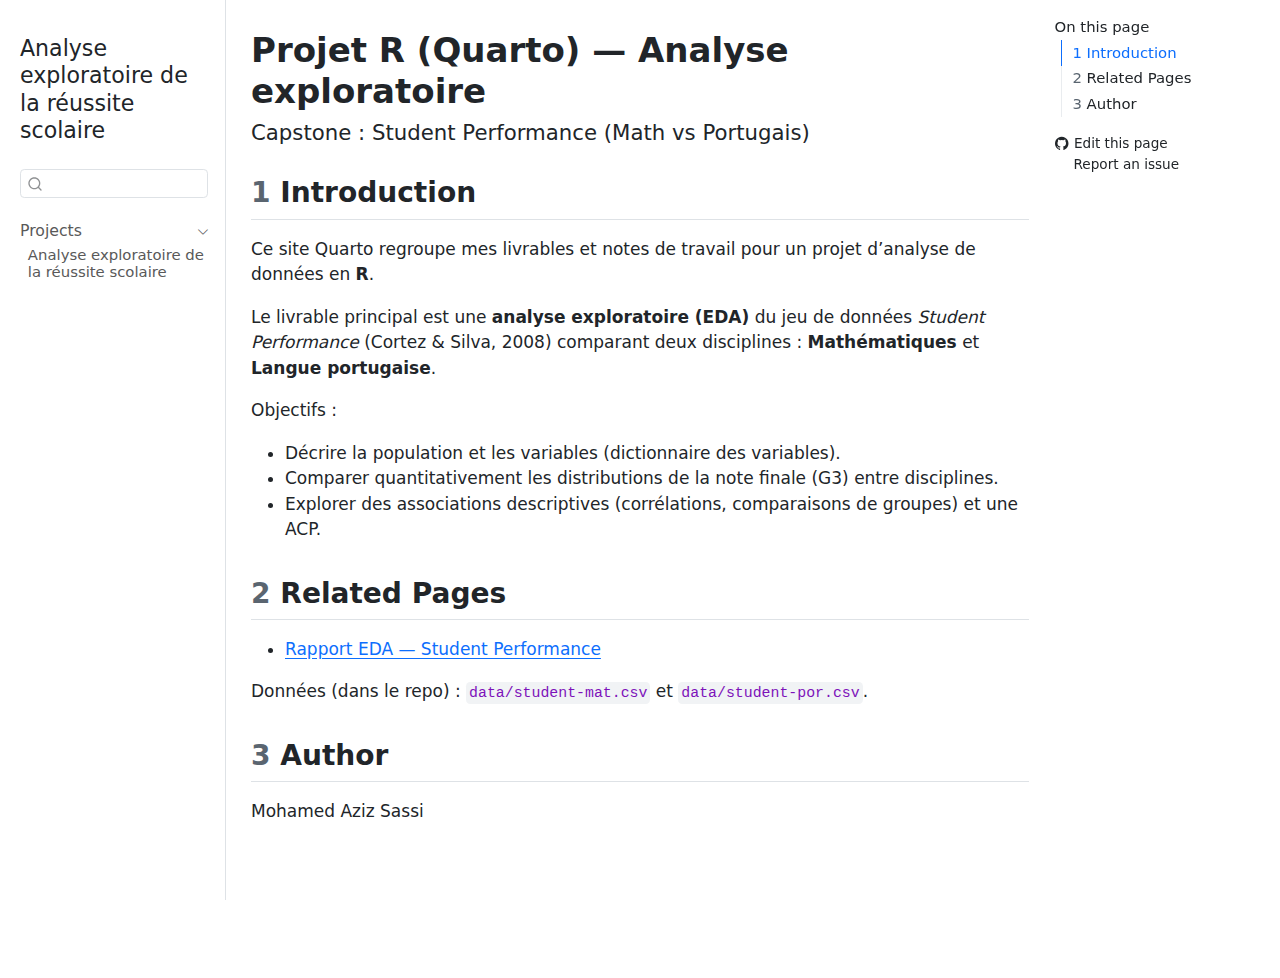
<file: index.html>
<!DOCTYPE html>
<html xmlns="http://www.w3.org/1999/xhtml" lang="en" xml:lang="en"><head>

<meta charset="utf-8">
<meta name="generator" content="quarto-1.8.26">

<meta name="viewport" content="width=device-width, initial-scale=1.0, user-scalable=yes">


<title>Projet R (Quarto) — Analyse exploratoire – Analyse exploratoire de la réussite scolaire</title>
<style>
code{white-space: pre-wrap;}
span.smallcaps{font-variant: small-caps;}
div.columns{display: flex; gap: min(4vw, 1.5em);}
div.column{flex: auto; overflow-x: auto;}
div.hanging-indent{margin-left: 1.5em; text-indent: -1.5em;}
ul.task-list{list-style: none;}
ul.task-list li input[type="checkbox"] {
  width: 0.8em;
  margin: 0 0.8em 0.2em -1em; /* quarto-specific, see https://github.com/quarto-dev/quarto-cli/issues/4556 */ 
  vertical-align: middle;
}
</style>


<script src="site_libs/quarto-nav/quarto-nav.js"></script>
<script src="site_libs/quarto-nav/headroom.min.js"></script>
<script src="site_libs/clipboard/clipboard.min.js"></script>
<script src="site_libs/quarto-search/autocomplete.umd.js"></script>
<script src="site_libs/quarto-search/fuse.min.js"></script>
<script src="site_libs/quarto-search/quarto-search.js"></script>
<meta name="quarto:offset" content="./">
<script src="site_libs/quarto-html/quarto.js" type="module"></script>
<script src="site_libs/quarto-html/tabsets/tabsets.js" type="module"></script>
<script src="site_libs/quarto-html/axe/axe-check.js" type="module"></script>
<script src="site_libs/quarto-html/popper.min.js"></script>
<script src="site_libs/quarto-html/tippy.umd.min.js"></script>
<script src="site_libs/quarto-html/anchor.min.js"></script>
<link href="site_libs/quarto-html/tippy.css" rel="stylesheet">
<link href="site_libs/quarto-html/quarto-syntax-highlighting-587c61ba64f3a5504c4d52d930310e48.css" rel="stylesheet" id="quarto-text-highlighting-styles">
<script src="site_libs/bootstrap/bootstrap.min.js"></script>
<link href="site_libs/bootstrap/bootstrap-icons.css" rel="stylesheet">
<link href="site_libs/bootstrap/bootstrap-30ae6b2e5328ac7375bd033934d6d19c.min.css" rel="stylesheet" append-hash="true" id="quarto-bootstrap" data-mode="light">
<script id="quarto-search-options" type="application/json">{
  "location": "sidebar",
  "copy-button": false,
  "collapse-after": 3,
  "panel-placement": "start",
  "type": "textbox",
  "limit": 50,
  "keyboard-shortcut": [
    "f",
    "/",
    "s"
  ],
  "show-item-context": false,
  "language": {
    "search-no-results-text": "No results",
    "search-matching-documents-text": "matching documents",
    "search-copy-link-title": "Copy link to search",
    "search-hide-matches-text": "Hide additional matches",
    "search-more-match-text": "more match in this document",
    "search-more-matches-text": "more matches in this document",
    "search-clear-button-title": "Clear",
    "search-text-placeholder": "",
    "search-detached-cancel-button-title": "Cancel",
    "search-submit-button-title": "Submit",
    "search-label": "Search"
  }
}</script>


<link rel="stylesheet" href="thpe.css">
</head>

<body class="nav-sidebar docked quarto-light">

<div id="quarto-search-results"></div>
  <header id="quarto-header" class="headroom fixed-top">
  <nav class="quarto-secondary-nav">
    <div class="container-fluid d-flex">
      <button type="button" class="quarto-btn-toggle btn" data-bs-toggle="collapse" role="button" data-bs-target=".quarto-sidebar-collapse-item" aria-controls="quarto-sidebar" aria-expanded="false" aria-label="Toggle sidebar navigation" onclick="if (window.quartoToggleHeadroom) { window.quartoToggleHeadroom(); }">
        <i class="bi bi-layout-text-sidebar-reverse"></i>
      </button>
        <nav class="quarto-page-breadcrumbs" aria-label="breadcrumb"><ol class="breadcrumb"><li class="breadcrumb-item">
      Analyse exploratoire de la réussite scolaire
      </li></ol></nav>
        <a class="flex-grow-1" role="navigation" data-bs-toggle="collapse" data-bs-target=".quarto-sidebar-collapse-item" aria-controls="quarto-sidebar" aria-expanded="false" aria-label="Toggle sidebar navigation" onclick="if (window.quartoToggleHeadroom) { window.quartoToggleHeadroom(); }">      
        </a>
      <button type="button" class="btn quarto-search-button" aria-label="Search" onclick="window.quartoOpenSearch();">
        <i class="bi bi-search"></i>
      </button>
    </div>
  </nav>
</header>
<!-- content -->
<div id="quarto-content" class="quarto-container page-columns page-rows-contents page-layout-article">
<!-- sidebar -->
  <nav id="quarto-sidebar" class="sidebar collapse collapse-horizontal quarto-sidebar-collapse-item sidebar-navigation docked overflow-auto">
    <div class="pt-lg-2 mt-2 text-left sidebar-header">
    <div class="sidebar-title mb-0 py-0">
      <a href="./">Analyse exploratoire de la réussite scolaire</a> 
    </div>
      </div>
        <div class="mt-2 flex-shrink-0 align-items-center">
        <div class="sidebar-search">
        <div id="quarto-search" class="" title="Search"></div>
        </div>
        </div>
    <div class="sidebar-menu-container"> 
    <ul class="list-unstyled mt-1">
        <li class="sidebar-item sidebar-item-section">
      <div class="sidebar-item-container"> 
            <a class="sidebar-item-text sidebar-link text-start" data-bs-toggle="collapse" data-bs-target="#quarto-sidebar-section-1" role="navigation" aria-expanded="true">
 <span class="menu-text">Projects</span></a>
          <a class="sidebar-item-toggle text-start" data-bs-toggle="collapse" data-bs-target="#quarto-sidebar-section-1" role="navigation" aria-expanded="true" aria-label="Toggle section">
            <i class="bi bi-chevron-right ms-2"></i>
          </a> 
      </div>
      <ul id="quarto-sidebar-section-1" class="collapse list-unstyled sidebar-section depth1 show">  
          <li class="sidebar-item">
  <div class="sidebar-item-container"> 
  <a href="./qmd/student-performance-eda.html" class="sidebar-item-text sidebar-link">
 <span class="menu-text">Analyse exploratoire de la réussite scolaire</span></a>
  </div>
</li>
      </ul>
  </li>
    </ul>
    </div>
</nav>
<div id="quarto-sidebar-glass" class="quarto-sidebar-collapse-item" data-bs-toggle="collapse" data-bs-target=".quarto-sidebar-collapse-item"></div>
<!-- margin-sidebar -->
    <div id="quarto-margin-sidebar" class="sidebar margin-sidebar">
        <nav id="TOC" role="doc-toc" class="toc-active">
    <h2 id="toc-title">On this page</h2>
   
  <ul>
  <li><a href="#introduction" id="toc-introduction" class="nav-link active" data-scroll-target="#introduction"><span class="header-section-number">1</span> Introduction</a></li>
  <li><a href="#related-pages" id="toc-related-pages" class="nav-link" data-scroll-target="#related-pages"><span class="header-section-number">2</span> Related Pages</a></li>
  <li><a href="#author" id="toc-author" class="nav-link" data-scroll-target="#author"><span class="header-section-number">3</span> Author</a></li>
  </ul>
<div class="toc-actions"><ul><li><a href="https://github.com/mohamedazizsassi/Analyse-exploratoire-avec-R/edit/main/index.qmd" class="toc-action"><i class="bi bi-github"></i>Edit this page</a></li><li><a href="https://github.com/mohamedazizsassi/Analyse-exploratoire-avec-R/issues/new" class="toc-action"><i class="bi empty"></i>Report an issue</a></li></ul></div></nav>
    </div>
<!-- main -->
<main class="content" id="quarto-document-content">

<header id="title-block-header" class="quarto-title-block default">
<div class="quarto-title">
<h1 class="title">Projet R (Quarto) — Analyse exploratoire</h1>
<p class="subtitle lead">Capstone : Student Performance (Math vs Portugais)</p>
</div>



<div class="quarto-title-meta">

    
  
    
  </div>
  


</header>


<section id="introduction" class="level2" data-number="1">
<h2 data-number="1" class="anchored" data-anchor-id="introduction"><span class="header-section-number">1</span> Introduction</h2>
<p>Ce site Quarto regroupe mes livrables et notes de travail pour un projet d’analyse de données en <strong>R</strong>.</p>
<p>Le livrable principal est une <strong>analyse exploratoire (EDA)</strong> du jeu de données <em>Student Performance</em> (Cortez &amp; Silva, 2008) comparant deux disciplines : <strong>Mathématiques</strong> et <strong>Langue portugaise</strong>.</p>
<p>Objectifs :</p>
<ul>
<li>Décrire la population et les variables (dictionnaire des variables).</li>
<li>Comparer quantitativement les distributions de la note finale (G3) entre disciplines.</li>
<li>Explorer des associations descriptives (corrélations, comparaisons de groupes) et une ACP.</li>
</ul>
</section>
<section id="related-pages" class="level2" data-number="2">
<h2 data-number="2" class="anchored" data-anchor-id="related-pages"><span class="header-section-number">2</span> Related Pages</h2>
<ul>
<li><a href="qmd/07-student-performance-eda.html">Rapport EDA — Student Performance</a></li>
</ul>
<p>Données (dans le repo) : <code>data/student-mat.csv</code> et <code>data/student-por.csv</code>.</p>
</section>
<section id="author" class="level2" data-number="3">
<h2 data-number="3" class="anchored" data-anchor-id="author"><span class="header-section-number">3</span> Author</h2>
<p>Mohamed Aziz Sassi</p>


</section>

</main> <!-- /main -->
<script id="quarto-html-after-body" type="application/javascript">
  window.document.addEventListener("DOMContentLoaded", function (event) {
    const icon = "";
    const anchorJS = new window.AnchorJS();
    anchorJS.options = {
      placement: 'right',
      icon: icon
    };
    anchorJS.add('.anchored');
    const isCodeAnnotation = (el) => {
      for (const clz of el.classList) {
        if (clz.startsWith('code-annotation-')) {                     
          return true;
        }
      }
      return false;
    }
    const onCopySuccess = function(e) {
      // button target
      const button = e.trigger;
      // don't keep focus
      button.blur();
      // flash "checked"
      button.classList.add('code-copy-button-checked');
      var currentTitle = button.getAttribute("title");
      button.setAttribute("title", "Copied!");
      let tooltip;
      if (window.bootstrap) {
        button.setAttribute("data-bs-toggle", "tooltip");
        button.setAttribute("data-bs-placement", "left");
        button.setAttribute("data-bs-title", "Copied!");
        tooltip = new bootstrap.Tooltip(button, 
          { trigger: "manual", 
            customClass: "code-copy-button-tooltip",
            offset: [0, -8]});
        tooltip.show();    
      }
      setTimeout(function() {
        if (tooltip) {
          tooltip.hide();
          button.removeAttribute("data-bs-title");
          button.removeAttribute("data-bs-toggle");
          button.removeAttribute("data-bs-placement");
        }
        button.setAttribute("title", currentTitle);
        button.classList.remove('code-copy-button-checked');
      }, 1000);
      // clear code selection
      e.clearSelection();
    }
    const getTextToCopy = function(trigger) {
      const outerScaffold = trigger.parentElement.cloneNode(true);
      const codeEl = outerScaffold.querySelector('code');
      for (const childEl of codeEl.children) {
        if (isCodeAnnotation(childEl)) {
          childEl.remove();
        }
      }
      return codeEl.innerText;
    }
    const clipboard = new window.ClipboardJS('.code-copy-button:not([data-in-quarto-modal])', {
      text: getTextToCopy
    });
    clipboard.on('success', onCopySuccess);
    if (window.document.getElementById('quarto-embedded-source-code-modal')) {
      const clipboardModal = new window.ClipboardJS('.code-copy-button[data-in-quarto-modal]', {
        text: getTextToCopy,
        container: window.document.getElementById('quarto-embedded-source-code-modal')
      });
      clipboardModal.on('success', onCopySuccess);
    }
      var localhostRegex = new RegExp(/^(?:http|https):\/\/localhost\:?[0-9]*\//);
      var mailtoRegex = new RegExp(/^mailto:/);
        var filterRegex = new RegExp("https:\/\/mohamedazizsassi\.github\.io\/Analyse-exploratoire-avec-R\/");
      var isInternal = (href) => {
          return filterRegex.test(href) || localhostRegex.test(href) || mailtoRegex.test(href);
      }
      // Inspect non-navigation links and adorn them if external
     var links = window.document.querySelectorAll('a[href]:not(.nav-link):not(.navbar-brand):not(.toc-action):not(.sidebar-link):not(.sidebar-item-toggle):not(.pagination-link):not(.no-external):not([aria-hidden]):not(.dropdown-item):not(.quarto-navigation-tool):not(.about-link)');
      for (var i=0; i<links.length; i++) {
        const link = links[i];
        if (!isInternal(link.href)) {
          // undo the damage that might have been done by quarto-nav.js in the case of
          // links that we want to consider external
          if (link.dataset.originalHref !== undefined) {
            link.href = link.dataset.originalHref;
          }
        }
      }
    function tippyHover(el, contentFn, onTriggerFn, onUntriggerFn) {
      const config = {
        allowHTML: true,
        maxWidth: 500,
        delay: 100,
        arrow: false,
        appendTo: function(el) {
            return el.parentElement;
        },
        interactive: true,
        interactiveBorder: 10,
        theme: 'quarto',
        placement: 'bottom-start',
      };
      if (contentFn) {
        config.content = contentFn;
      }
      if (onTriggerFn) {
        config.onTrigger = onTriggerFn;
      }
      if (onUntriggerFn) {
        config.onUntrigger = onUntriggerFn;
      }
      window.tippy(el, config); 
    }
    const noterefs = window.document.querySelectorAll('a[role="doc-noteref"]');
    for (var i=0; i<noterefs.length; i++) {
      const ref = noterefs[i];
      tippyHover(ref, function() {
        // use id or data attribute instead here
        let href = ref.getAttribute('data-footnote-href') || ref.getAttribute('href');
        try { href = new URL(href).hash; } catch {}
        const id = href.replace(/^#\/?/, "");
        const note = window.document.getElementById(id);
        if (note) {
          return note.innerHTML;
        } else {
          return "";
        }
      });
    }
    const xrefs = window.document.querySelectorAll('a.quarto-xref');
    const processXRef = (id, note) => {
      // Strip column container classes
      const stripColumnClz = (el) => {
        el.classList.remove("page-full", "page-columns");
        if (el.children) {
          for (const child of el.children) {
            stripColumnClz(child);
          }
        }
      }
      stripColumnClz(note)
      if (id === null || id.startsWith('sec-')) {
        // Special case sections, only their first couple elements
        const container = document.createElement("div");
        if (note.children && note.children.length > 2) {
          container.appendChild(note.children[0].cloneNode(true));
          for (let i = 1; i < note.children.length; i++) {
            const child = note.children[i];
            if (child.tagName === "P" && child.innerText === "") {
              continue;
            } else {
              container.appendChild(child.cloneNode(true));
              break;
            }
          }
          if (window.Quarto?.typesetMath) {
            window.Quarto.typesetMath(container);
          }
          return container.innerHTML
        } else {
          if (window.Quarto?.typesetMath) {
            window.Quarto.typesetMath(note);
          }
          return note.innerHTML;
        }
      } else {
        // Remove any anchor links if they are present
        const anchorLink = note.querySelector('a.anchorjs-link');
        if (anchorLink) {
          anchorLink.remove();
        }
        if (window.Quarto?.typesetMath) {
          window.Quarto.typesetMath(note);
        }
        if (note.classList.contains("callout")) {
          return note.outerHTML;
        } else {
          return note.innerHTML;
        }
      }
    }
    for (var i=0; i<xrefs.length; i++) {
      const xref = xrefs[i];
      tippyHover(xref, undefined, function(instance) {
        instance.disable();
        let url = xref.getAttribute('href');
        let hash = undefined; 
        if (url.startsWith('#')) {
          hash = url;
        } else {
          try { hash = new URL(url).hash; } catch {}
        }
        if (hash) {
          const id = hash.replace(/^#\/?/, "");
          const note = window.document.getElementById(id);
          if (note !== null) {
            try {
              const html = processXRef(id, note.cloneNode(true));
              instance.setContent(html);
            } finally {
              instance.enable();
              instance.show();
            }
          } else {
            // See if we can fetch this
            fetch(url.split('#')[0])
            .then(res => res.text())
            .then(html => {
              const parser = new DOMParser();
              const htmlDoc = parser.parseFromString(html, "text/html");
              const note = htmlDoc.getElementById(id);
              if (note !== null) {
                const html = processXRef(id, note);
                instance.setContent(html);
              } 
            }).finally(() => {
              instance.enable();
              instance.show();
            });
          }
        } else {
          // See if we can fetch a full url (with no hash to target)
          // This is a special case and we should probably do some content thinning / targeting
          fetch(url)
          .then(res => res.text())
          .then(html => {
            const parser = new DOMParser();
            const htmlDoc = parser.parseFromString(html, "text/html");
            const note = htmlDoc.querySelector('main.content');
            if (note !== null) {
              // This should only happen for chapter cross references
              // (since there is no id in the URL)
              // remove the first header
              if (note.children.length > 0 && note.children[0].tagName === "HEADER") {
                note.children[0].remove();
              }
              const html = processXRef(null, note);
              instance.setContent(html);
            } 
          }).finally(() => {
            instance.enable();
            instance.show();
          });
        }
      }, function(instance) {
      });
    }
        let selectedAnnoteEl;
        const selectorForAnnotation = ( cell, annotation) => {
          let cellAttr = 'data-code-cell="' + cell + '"';
          let lineAttr = 'data-code-annotation="' +  annotation + '"';
          const selector = 'span[' + cellAttr + '][' + lineAttr + ']';
          return selector;
        }
        const selectCodeLines = (annoteEl) => {
          const doc = window.document;
          const targetCell = annoteEl.getAttribute("data-target-cell");
          const targetAnnotation = annoteEl.getAttribute("data-target-annotation");
          const annoteSpan = window.document.querySelector(selectorForAnnotation(targetCell, targetAnnotation));
          const lines = annoteSpan.getAttribute("data-code-lines").split(",");
          const lineIds = lines.map((line) => {
            return targetCell + "-" + line;
          })
          let top = null;
          let height = null;
          let parent = null;
          if (lineIds.length > 0) {
              //compute the position of the single el (top and bottom and make a div)
              const el = window.document.getElementById(lineIds[0]);
              top = el.offsetTop;
              height = el.offsetHeight;
              parent = el.parentElement.parentElement;
            if (lineIds.length > 1) {
              const lastEl = window.document.getElementById(lineIds[lineIds.length - 1]);
              const bottom = lastEl.offsetTop + lastEl.offsetHeight;
              height = bottom - top;
            }
            if (top !== null && height !== null && parent !== null) {
              // cook up a div (if necessary) and position it 
              let div = window.document.getElementById("code-annotation-line-highlight");
              if (div === null) {
                div = window.document.createElement("div");
                div.setAttribute("id", "code-annotation-line-highlight");
                div.style.position = 'absolute';
                parent.appendChild(div);
              }
              div.style.top = top - 2 + "px";
              div.style.height = height + 4 + "px";
              div.style.left = 0;
              let gutterDiv = window.document.getElementById("code-annotation-line-highlight-gutter");
              if (gutterDiv === null) {
                gutterDiv = window.document.createElement("div");
                gutterDiv.setAttribute("id", "code-annotation-line-highlight-gutter");
                gutterDiv.style.position = 'absolute';
                const codeCell = window.document.getElementById(targetCell);
                const gutter = codeCell.querySelector('.code-annotation-gutter');
                gutter.appendChild(gutterDiv);
              }
              gutterDiv.style.top = top - 2 + "px";
              gutterDiv.style.height = height + 4 + "px";
            }
            selectedAnnoteEl = annoteEl;
          }
        };
        const unselectCodeLines = () => {
          const elementsIds = ["code-annotation-line-highlight", "code-annotation-line-highlight-gutter"];
          elementsIds.forEach((elId) => {
            const div = window.document.getElementById(elId);
            if (div) {
              div.remove();
            }
          });
          selectedAnnoteEl = undefined;
        };
          // Handle positioning of the toggle
      window.addEventListener(
        "resize",
        throttle(() => {
          elRect = undefined;
          if (selectedAnnoteEl) {
            selectCodeLines(selectedAnnoteEl);
          }
        }, 10)
      );
      function throttle(fn, ms) {
      let throttle = false;
      let timer;
        return (...args) => {
          if(!throttle) { // first call gets through
              fn.apply(this, args);
              throttle = true;
          } else { // all the others get throttled
              if(timer) clearTimeout(timer); // cancel #2
              timer = setTimeout(() => {
                fn.apply(this, args);
                timer = throttle = false;
              }, ms);
          }
        };
      }
        // Attach click handler to the DT
        const annoteDls = window.document.querySelectorAll('dt[data-target-cell]');
        for (const annoteDlNode of annoteDls) {
          annoteDlNode.addEventListener('click', (event) => {
            const clickedEl = event.target;
            if (clickedEl !== selectedAnnoteEl) {
              unselectCodeLines();
              const activeEl = window.document.querySelector('dt[data-target-cell].code-annotation-active');
              if (activeEl) {
                activeEl.classList.remove('code-annotation-active');
              }
              selectCodeLines(clickedEl);
              clickedEl.classList.add('code-annotation-active');
            } else {
              // Unselect the line
              unselectCodeLines();
              clickedEl.classList.remove('code-annotation-active');
            }
          });
        }
    const findCites = (el) => {
      const parentEl = el.parentElement;
      if (parentEl) {
        const cites = parentEl.dataset.cites;
        if (cites) {
          return {
            el,
            cites: cites.split(' ')
          };
        } else {
          return findCites(el.parentElement)
        }
      } else {
        return undefined;
      }
    };
    var bibliorefs = window.document.querySelectorAll('a[role="doc-biblioref"]');
    for (var i=0; i<bibliorefs.length; i++) {
      const ref = bibliorefs[i];
      const citeInfo = findCites(ref);
      if (citeInfo) {
        tippyHover(citeInfo.el, function() {
          var popup = window.document.createElement('div');
          citeInfo.cites.forEach(function(cite) {
            var citeDiv = window.document.createElement('div');
            citeDiv.classList.add('hanging-indent');
            citeDiv.classList.add('csl-entry');
            var biblioDiv = window.document.getElementById('ref-' + cite);
            if (biblioDiv) {
              citeDiv.innerHTML = biblioDiv.innerHTML;
            }
            popup.appendChild(citeDiv);
          });
          return popup.innerHTML;
        });
      }
    }
  });
  </script>
</div> <!-- /content -->




<footer class="footer"><div class="nav-footer"><div class="nav-footer-center"><div class="toc-actions d-sm-block d-md-none"><ul><li><a href="https://github.com/mohamedazizsassi/Analyse-exploratoire-avec-R/edit/main/index.qmd" class="toc-action"><i class="bi bi-github"></i>Edit this page</a></li><li><a href="https://github.com/mohamedazizsassi/Analyse-exploratoire-avec-R/issues/new" class="toc-action"><i class="bi empty"></i>Report an issue</a></li></ul></div></div></div></footer></body></html>
</file>
<file: site_libs/quarto-html/tippy.css>
.tippy-box[data-animation=fade][data-state=hidden]{opacity:0}[data-tippy-root]{max-width:calc(100vw - 10px)}.tippy-box{position:relative;background-color:#333;color:#fff;border-radius:4px;font-size:14px;line-height:1.4;white-space:normal;outline:0;transition-property:transform,visibility,opacity}.tippy-box[data-placement^=top]>.tippy-arrow{bottom:0}.tippy-box[data-placement^=top]>.tippy-arrow:before{bottom:-7px;left:0;border-width:8px 8px 0;border-top-color:initial;transform-origin:center top}.tippy-box[data-placement^=bottom]>.tippy-arrow{top:0}.tippy-box[data-placement^=bottom]>.tippy-arrow:before{top:-7px;left:0;border-width:0 8px 8px;border-bottom-color:initial;transform-origin:center bottom}.tippy-box[data-placement^=left]>.tippy-arrow{right:0}.tippy-box[data-placement^=left]>.tippy-arrow:before{border-width:8px 0 8px 8px;border-left-color:initial;right:-7px;transform-origin:center left}.tippy-box[data-placement^=right]>.tippy-arrow{left:0}.tippy-box[data-placement^=right]>.tippy-arrow:before{left:-7px;border-width:8px 8px 8px 0;border-right-color:initial;transform-origin:center right}.tippy-box[data-inertia][data-state=visible]{transition-timing-function:cubic-bezier(.54,1.5,.38,1.11)}.tippy-arrow{width:16px;height:16px;color:#333}.tippy-arrow:before{content:"";position:absolute;border-color:transparent;border-style:solid}.tippy-content{position:relative;padding:5px 9px;z-index:1}
</file>
<file: site_libs/quarto-html/quarto-syntax-highlighting-587c61ba64f3a5504c4d52d930310e48.css>
/* quarto syntax highlight colors */
:root {
  --quarto-hl-ot-color: #003B4F;
  --quarto-hl-at-color: #657422;
  --quarto-hl-ss-color: #20794D;
  --quarto-hl-an-color: #5E5E5E;
  --quarto-hl-fu-color: #4758AB;
  --quarto-hl-st-color: #20794D;
  --quarto-hl-cf-color: #003B4F;
  --quarto-hl-op-color: #5E5E5E;
  --quarto-hl-er-color: #AD0000;
  --quarto-hl-bn-color: #AD0000;
  --quarto-hl-al-color: #AD0000;
  --quarto-hl-va-color: #111111;
  --quarto-hl-bu-color: inherit;
  --quarto-hl-ex-color: inherit;
  --quarto-hl-pp-color: #AD0000;
  --quarto-hl-in-color: #5E5E5E;
  --quarto-hl-vs-color: #20794D;
  --quarto-hl-wa-color: #5E5E5E;
  --quarto-hl-do-color: #5E5E5E;
  --quarto-hl-im-color: #00769E;
  --quarto-hl-ch-color: #20794D;
  --quarto-hl-dt-color: #AD0000;
  --quarto-hl-fl-color: #AD0000;
  --quarto-hl-co-color: #5E5E5E;
  --quarto-hl-cv-color: #5E5E5E;
  --quarto-hl-cn-color: #8f5902;
  --quarto-hl-sc-color: #5E5E5E;
  --quarto-hl-dv-color: #AD0000;
  --quarto-hl-kw-color: #003B4F;
}

/* other quarto variables */
:root {
  --quarto-font-monospace: SFMono-Regular, Menlo, Monaco, Consolas, "Liberation Mono", "Courier New", monospace;
}

/* syntax highlight based on Pandoc's rules */
pre > code.sourceCode > span {
  color: #003B4F;
}

code.sourceCode > span {
  color: #003B4F;
}

div.sourceCode,
div.sourceCode pre.sourceCode {
  color: #003B4F;
}

/* Normal */
code span {
  color: #003B4F;
}

/* Alert */
code span.al {
  color: #AD0000;
  font-style: inherit;
}

/* Annotation */
code span.an {
  color: #5E5E5E;
  font-style: inherit;
}

/* Attribute */
code span.at {
  color: #657422;
  font-style: inherit;
}

/* BaseN */
code span.bn {
  color: #AD0000;
  font-style: inherit;
}

/* BuiltIn */
code span.bu {
  font-style: inherit;
}

/* ControlFlow */
code span.cf {
  color: #003B4F;
  font-weight: bold;
  font-style: inherit;
}

/* Char */
code span.ch {
  color: #20794D;
  font-style: inherit;
}

/* Constant */
code span.cn {
  color: #8f5902;
  font-style: inherit;
}

/* Comment */
code span.co {
  color: #5E5E5E;
  font-style: inherit;
}

/* CommentVar */
code span.cv {
  color: #5E5E5E;
  font-style: italic;
}

/* Documentation */
code span.do {
  color: #5E5E5E;
  font-style: italic;
}

/* DataType */
code span.dt {
  color: #AD0000;
  font-style: inherit;
}

/* DecVal */
code span.dv {
  color: #AD0000;
  font-style: inherit;
}

/* Error */
code span.er {
  color: #AD0000;
  font-style: inherit;
}

/* Extension */
code span.ex {
  font-style: inherit;
}

/* Float */
code span.fl {
  color: #AD0000;
  font-style: inherit;
}

/* Function */
code span.fu {
  color: #4758AB;
  font-style: inherit;
}

/* Import */
code span.im {
  color: #00769E;
  font-style: inherit;
}

/* Information */
code span.in {
  color: #5E5E5E;
  font-style: inherit;
}

/* Keyword */
code span.kw {
  color: #003B4F;
  font-weight: bold;
  font-style: inherit;
}

/* Operator */
code span.op {
  color: #5E5E5E;
  font-style: inherit;
}

/* Other */
code span.ot {
  color: #003B4F;
  font-style: inherit;
}

/* Preprocessor */
code span.pp {
  color: #AD0000;
  font-style: inherit;
}

/* SpecialChar */
code span.sc {
  color: #5E5E5E;
  font-style: inherit;
}

/* SpecialString */
code span.ss {
  color: #20794D;
  font-style: inherit;
}

/* String */
code span.st {
  color: #20794D;
  font-style: inherit;
}

/* Variable */
code span.va {
  color: #111111;
  font-style: inherit;
}

/* VerbatimString */
code span.vs {
  color: #20794D;
  font-style: inherit;
}

/* Warning */
code span.wa {
  color: #5E5E5E;
  font-style: italic;
}

.prevent-inlining {
  content: "</";
}

/*# sourceMappingURL=2dce1cc6c82594539e1579de68416b47.css.map */
</file>
<file: thpe.css>
.red {
  color: red;
}
.blue {
  color: #006ab2;
}
.cyan {
  color: #009de0;
}
.gray {
  color: #717778;
}
.neongreen {
  color: #69af22;
}
.orange {
  color: #ee7f00;
}
.darkred {
  color: #93107d;
}


.smallfont {
  font-size: 70%;
  line-height: 160%;
}


.bigfont {
  font-size: 140%;
  line-height: 160%;
}

.hugefont {
  font-size: 200%;
  line-height: 180%;
}

.add-space{
  padding-right: 5%;
}
</file>
